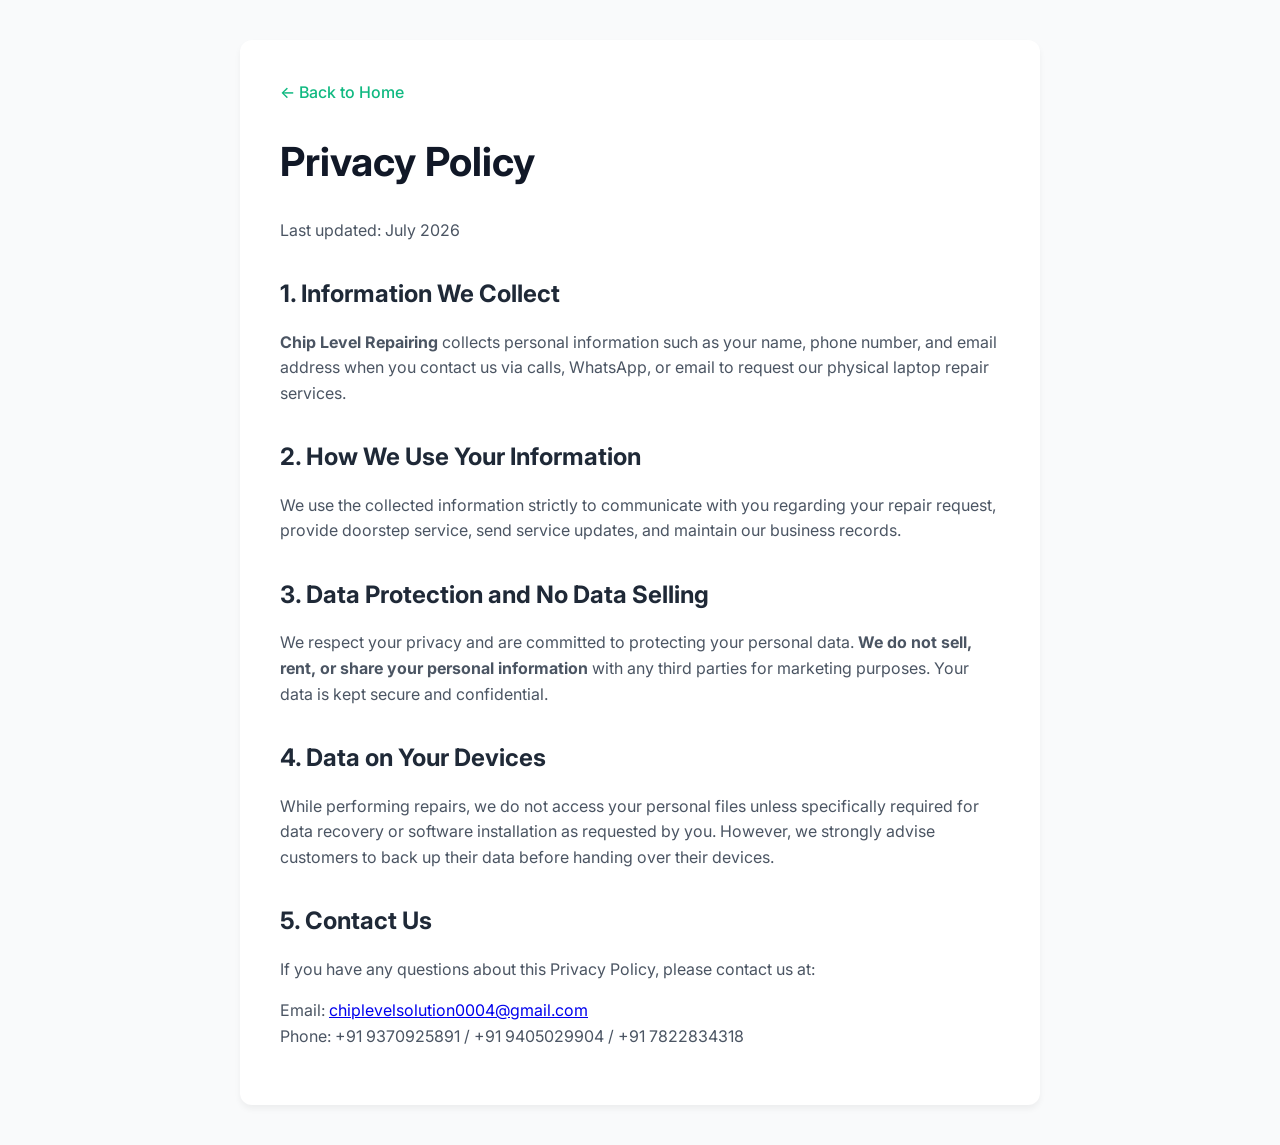
<file: privacy.html>
<!DOCTYPE html>
<html lang="en">
<head>
    <meta charset="UTF-8">
    <meta name="viewport" content="width=device-width, initial-scale=1.0">
    <title>Privacy Policy - Chip Level Repairing</title>
    <link rel="stylesheet" href="style.css">
    <link href="https://fonts.googleapis.com/css2?family=Inter:wght@400;500;600;700&display=swap" rel="stylesheet">
    <style>
        body { font-family: 'Inter', sans-serif; line-height: 1.6; color: #333; background: #f9fafb; margin: 0; padding: 0; }
        .legal-container { max-width: 800px; margin: 40px auto; padding: 40px; background: #fff; border-radius: 12px; box-shadow: 0 4px 6px rgba(0,0,0,0.05); }
        h1 { color: #111827; margin-bottom: 24px; font-size: 2.5rem; }
        h2 { color: #1f2937; margin-top: 32px; margin-bottom: 16px; font-size: 1.5rem; }
        p { margin-bottom: 16px; color: #4b5563; }
        .back-link { display: inline-block; margin-bottom: 24px; color: #10b981; text-decoration: none; font-weight: 500; }
        .back-link:hover { text-decoration: underline; }
    </style>
</head>
<body>
    <div class="legal-container">
        <a href="index.html" class="back-link">← Back to Home</a>
        <h1>Privacy Policy</h1>
        <p>Last updated: July 2026</p>

        <h2>1. Information We Collect</h2>
        <p><strong>Chip Level Repairing</strong> collects personal information such as your name, phone number, and email address when you contact us via calls, WhatsApp, or email to request our physical laptop repair services.</p>

        <h2>2. How We Use Your Information</h2>
        <p>We use the collected information strictly to communicate with you regarding your repair request, provide doorstep service, send service updates, and maintain our business records.</p>

        <h2>3. Data Protection and No Data Selling</h2>
        <p>We respect your privacy and are committed to protecting your personal data. <strong>We do not sell, rent, or share your personal information</strong> with any third parties for marketing purposes. Your data is kept secure and confidential.</p>

        <h2>4. Data on Your Devices</h2>
        <p>While performing repairs, we do not access your personal files unless specifically required for data recovery or software installation as requested by you. However, we strongly advise customers to back up their data before handing over their devices.</p>

        <h2>5. Contact Us</h2>
        <p>If you have any questions about this Privacy Policy, please contact us at:</p>
        <p>Email: <a href="mailto:chiplevelsolution0004@gmail.com">chiplevelsolution0004@gmail.com</a><br>
        Phone: +91 9370925891 / +91 9405029904 / +91 7822834318</p>
    </div>
</body>
</html>
</file>
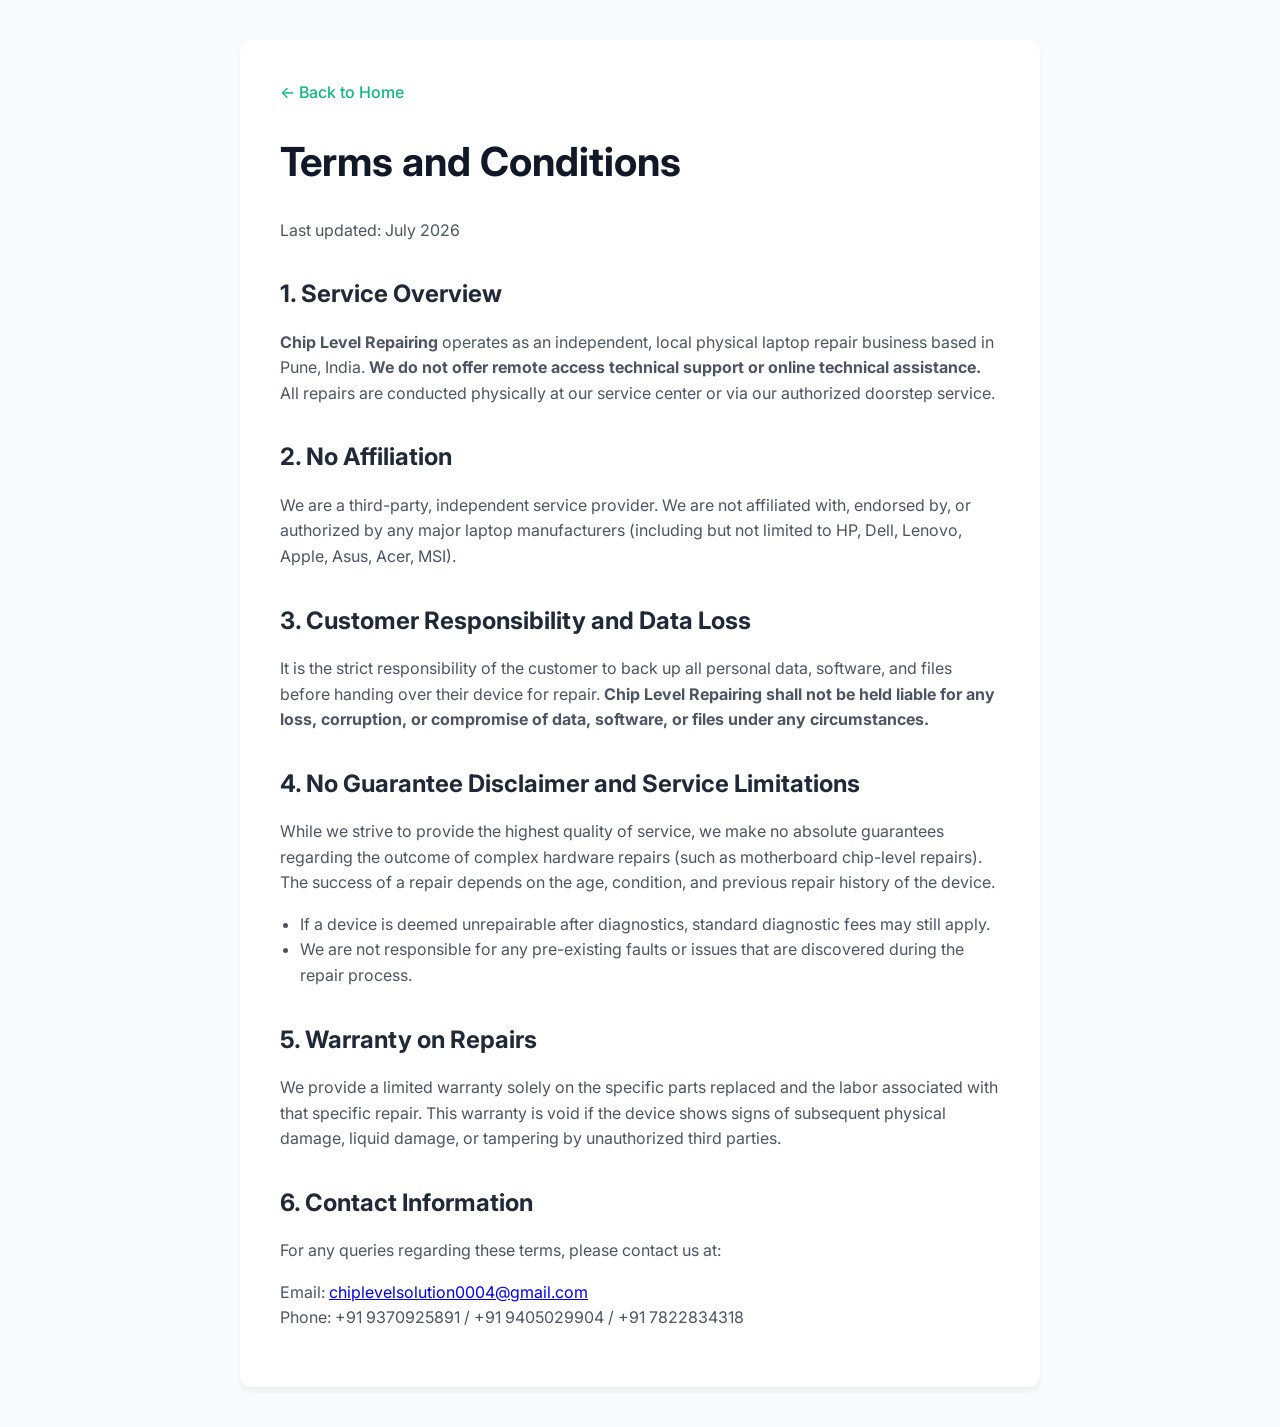
<file: terms.html>
<!DOCTYPE html>
<html lang="en">
<head>
    <meta charset="UTF-8">
    <meta name="viewport" content="width=device-width, initial-scale=1.0">
    <title>Terms & Conditions - Chip Level Repairing</title>
    <link rel="stylesheet" href="style.css">
    <link href="https://fonts.googleapis.com/css2?family=Inter:wght@400;500;600;700&display=swap" rel="stylesheet">
    <style>
        body { font-family: 'Inter', sans-serif; line-height: 1.6; color: #333; background: #f9fafb; margin: 0; padding: 0; }
        .legal-container { max-width: 800px; margin: 40px auto; padding: 40px; background: #fff; border-radius: 12px; box-shadow: 0 4px 6px rgba(0,0,0,0.05); }
        h1 { color: #111827; margin-bottom: 24px; font-size: 2.5rem; }
        h2 { color: #1f2937; margin-top: 32px; margin-bottom: 16px; font-size: 1.5rem; }
        p, ul { margin-bottom: 16px; color: #4b5563; }
        ul { padding-left: 20px; }
        .back-link { display: inline-block; margin-bottom: 24px; color: #10b981; text-decoration: none; font-weight: 500; }
        .back-link:hover { text-decoration: underline; }
    </style>
</head>
<body>
    <div class="legal-container">
        <a href="index.html" class="back-link">← Back to Home</a>
        <h1>Terms and Conditions</h1>
        <p>Last updated: July 2026</p>

        <h2>1. Service Overview</h2>
        <p><strong>Chip Level Repairing</strong> operates as an independent, local physical laptop repair business based in Pune, India. <strong>We do not offer remote access technical support or online technical assistance.</strong> All repairs are conducted physically at our service center or via our authorized doorstep service.</p>

        <h2>2. No Affiliation</h2>
        <p>We are a third-party, independent service provider. We are not affiliated with, endorsed by, or authorized by any major laptop manufacturers (including but not limited to HP, Dell, Lenovo, Apple, Asus, Acer, MSI).</p>

        <h2>3. Customer Responsibility and Data Loss</h2>
        <p>It is the strict responsibility of the customer to back up all personal data, software, and files before handing over their device for repair. <strong>Chip Level Repairing shall not be held liable for any loss, corruption, or compromise of data, software, or files under any circumstances.</strong></p>

        <h2>4. No Guarantee Disclaimer and Service Limitations</h2>
        <p>While we strive to provide the highest quality of service, we make no absolute guarantees regarding the outcome of complex hardware repairs (such as motherboard chip-level repairs). The success of a repair depends on the age, condition, and previous repair history of the device.</p>
        <ul>
            <li>If a device is deemed unrepairable after diagnostics, standard diagnostic fees may still apply.</li>
            <li>We are not responsible for any pre-existing faults or issues that are discovered during the repair process.</li>
        </ul>

        <h2>5. Warranty on Repairs</h2>
        <p>We provide a limited warranty solely on the specific parts replaced and the labor associated with that specific repair. This warranty is void if the device shows signs of subsequent physical damage, liquid damage, or tampering by unauthorized third parties.</p>

        <h2>6. Contact Information</h2>
        <p>For any queries regarding these terms, please contact us at:</p>
        <p>Email: <a href="mailto:chiplevelsolution0004@gmail.com">chiplevelsolution0004@gmail.com</a><br>
        Phone: +91 9370925891 / +91 9405029904 / +91 7822834318</p>
    </div>
</body>
</html>
</file>
<file: style.css>
/* ============================
   CHIPLEVEL SOLUTION - STYLE.CSS
   ============================= */

@import url('https://fonts.googleapis.com/css2?family=Inter:wght@400;500;600;700;800;900&display=swap');

* {
    margin: 0;
    padding: 0;
    box-sizing: border-box;
    scroll-behavior: smooth;
}

html, body {
    max-width: 100%;
    overflow-x: hidden;
}

:root {
    --primary: #6366f1;              /* Indigo */
    --primary-dark: #4f46e5;
    --primary-light: #eef2ff;
    --primary-grad: linear-gradient(135deg, #818cf8, #6366f1);
    --white: #ffffff;
    --light: #f8f9fa;
    --text-dark: #1e1e2f;
    --text-mid: #444;
    --text-light: #777;
    --border: #e5e7eb;
    --shadow: 0 4px 20px rgba(0, 0, 0, 0.05);
    --shadow-hover: 0 10px 30px rgba(99, 102, 241, 0.2); /* Glowing hover shadow */
    --radius: 14px;
}

body {
    font-family: 'Inter', sans-serif;
    color: var(--text-dark);
    background: var(--white);
    overflow-x: hidden;
}

/* ===== UTILITIES ===== */
.container {
    max-width: 1100px;
    margin: 0 auto;
    padding: 0 20px;
}

@keyframes fadeInUp {
    from { opacity: 0; transform: translateY(20px); }
    to { opacity: 1; transform: translateY(0); }
}

.section {
    padding: 70px 0;
    animation: fadeInUp 1s cubic-bezier(0.25, 1, 0.5, 1) both;
}

.bg-light {
    background: var(--light);
}

.bg-white {
    background: var(--white);
}

.section-header {
    text-align: center;
    margin-bottom: 50px;
}

.section-header h2 {
    font-size: 32px;
    font-weight: 800;
    color: var(--text-dark);
    letter-spacing: 1px;
    margin-bottom: 10px;
}

.section-header p {
    color: var(--text-light);
    font-size: 16px;
}

/* ===== NAVBAR ===== */
.navbar {
    position: sticky;
    top: 0;
    z-index: 1000;
    background: var(--white);
    border-bottom: 1px solid var(--border);
    box-shadow: 0 1px 10px rgba(0, 0, 0, 0.06);
}

.nav-container {
    max-width: 1200px;
    margin: 0 auto;
    padding: 0 20px;
    display: flex;
    align-items: center;
    justify-content: space-between;
    height: 64px;
}

.brand-logo {
    text-decoration: none;
    font-size: 20px;
    font-weight: 800;
    display: inline-block;
    transition: transform 0.3s ease;
}

.brand-logo:hover {
    transform: scale(1.05);
}

.brand-primary {
    color: var(--primary);
}

.brand-secondary {
    color: var(--text-dark);
}

.nav-links {
    display: flex;
    gap: 5px;
}

.nav-link {
    text-decoration: none;
    color: var(--text-mid);
    font-size: 15px;
    font-weight: 500;
    padding: 8px 14px;
    border-radius: 6px;
    transition: all 0.2s;
}

.nav-link:hover,
.nav-link.active {
    color: var(--primary);
}

.nav-link {
    position: relative;
}

.nav-link::after {
    content: '';
    position: absolute;
    width: 0;
    height: 2px;
    bottom: -2px;
    left: 50%;
    background-color: var(--primary);
    transition: all 0.3s cubic-bezier(0.25, 1, 0.5, 1);
    transform: translateX(-50%);
}

.nav-link:hover::after,
.nav-link.active::after {
    width: 80%;
}

.nav-call-btn {
    display: inline-flex;
    align-items: center;
    gap: 8px;
    background: var(--primary-grad);
    color: white;
    text-decoration: none;
    font-weight: 700;
    font-size: 14px;
    padding: 10px 20px;
    border-radius: 50px;
    transition: background 0.3s, transform 0.3s, box-shadow 0.3s;
    white-space: nowrap;
}

.nav-call-btn:hover {
    transform: translateY(-2px);
    box-shadow: 0 4px 15px rgba(99, 102, 241, 0.3);
}

.hamburger {
    display: none;
    flex-direction: column;
    gap: 5px;
    background: none;
    border: none;
    cursor: pointer;
    padding: 5px;
}

.hamburger span {
    display: block;
    width: 24px;
    height: 2px;
    background: var(--text-dark);
    border-radius: 2px;
    transition: 0.3s;
}

/* ===== HERO ===== */
.hero {
    position: relative;
    min-height: 480px;
    display: flex;
    align-items: center;
    justify-content: center;
    background: linear-gradient(135deg, #1a1a2e 0%, #16213e 60%, #0f3460 100%);
    text-align: center;
    padding: 80px 20px;
    overflow: hidden;
}

.hero-bg-anim {
    position: absolute;
    inset: -5%;
    width: 110%;
    height: 110%;
    background: url('https://images.unsplash.com/photo-1588872657578-7efd1f1555ed?w=1400&fit=crop') center/cover no-repeat;
    opacity: 0.15;
    animation: zoomBg 20s infinite alternate linear;
}

@keyframes zoomBg {
    from {
        transform: scale(1);
    }

    to {
        transform: scale(1.15);
    }
}

.hero-overlay {
    position: absolute;
    inset: 0;
    background: radial-gradient(circle at 20% 50%, rgba(16, 185, 129, 0.15) 0%, transparent 50%),
        radial-gradient(circle at 80% 80%, rgba(15, 52, 96, 0.5) 0%, transparent 50%);
    z-index: 0;
    animation: pulseOverlay 8s infinite alternate ease-in-out;
}

@keyframes pulseOverlay {
    from {
        opacity: 0.5;
    }

    to {
        opacity: 1;
    }
}

.hero-content {
    position: relative;
    z-index: 1;
    max-width: 750px;
}

.hero-badges {
    display: flex;
    flex-wrap: wrap;
    gap: 12px;
    justify-content: center;
    margin-bottom: 20px;
}

.hero-tagline {
    display: inline-block;
    background: rgba(129, 140, 248, 0.2);
    border: 1px solid rgba(129, 140, 248, 0.4);
    color: #a5b4fc;
    font-size: 14px;
    font-weight: 600;
    padding: 6px 18px;
    border-radius: 50px;
    letter-spacing: 0.5px;
    box-shadow: 0 0 15px rgba(129, 140, 248, 0.4);
    animation: floatingTag 3s ease-in-out infinite;
}

.hero-tagline:nth-child(2) {
    animation-delay: 1.5s;
}

@keyframes floatingTag {
    0% {
        transform: translateY(0);
    }

    50% {
        transform: translateY(-5px);
    }

    100% {
        transform: translateY(0);
    }
}

.hero-content h1 {
    font-size: clamp(32px, 6vw, 56px);
    font-weight: 900;
    line-height: 1.15;
    margin-bottom: 18px;

    background: linear-gradient(90deg, #fff, #ecfdf5, #a7f3d0, #fff);
    background-size: 300% 100%;
    -webkit-background-clip: text;
    background-clip: text;
    -webkit-text-fill-color: transparent;
    animation: textShine 8s infinite linear;
}

@keyframes textShine {
    0% {
        background-position: 100% 50%;
    }

    100% {
        background-position: -200% 50%;
    }
}

.hero-sub {
    color: rgba(255, 255, 255, 0.75);
    font-size: 17px;
    margin-bottom: 36px;
    line-height: 1.6;
}

.hero-actions {
    display: flex;
    gap: 16px;
    justify-content: center;
    flex-wrap: wrap;
}

.btn-primary-call {
    display: inline-flex;
    align-items: center;
    gap: 8px;
    background: var(--primary-grad);
    color: white;
    text-decoration: none;
    font-weight: 800;
    font-size: 18px;
    padding: 16px 36px;
    border-radius: 50px;
    animation: heroPulse 1.4s infinite;
    transition: background 0.3s, transform 0.3s, box-shadow 0.3s;
}

.btn-primary-call:hover {
    transform: translateY(-2px) scale(1.02);
    box-shadow: 0 6px 20px rgba(99, 102, 241, 0.4);
}

@keyframes heroPulse {
    0% {
        box-shadow: 0 0 0 0 rgba(99, 102, 241, 0.7);
        transform: scale(1);
    }

    50% {
        box-shadow: 0 0 0 18px rgba(99, 102, 241, 0);
        transform: scale(1.03);
    }

    100% {
        box-shadow: 0 0 0 0 rgba(99, 102, 241, 0);
        transform: scale(1);
    }
}

.btn-outline {
    display: inline-flex;
    align-items: center;
    gap: 8px;
    border: 2px solid rgba(255, 255, 255, 0.5);
    color: white;
    text-decoration: none;
    font-weight: 700;
    font-size: 16px;
    padding: 14px 30px;
    border-radius: 50px;
    transition: all 0.2s;
}

.btn-outline:hover {
    background: rgba(255, 255, 255, 0.15);
    border-color: white;
}

/* ===== SERVICES GRID ===== */
.services-grid {
    display: grid;
    grid-template-columns: repeat(2, 1fr);
    gap: 24px;
}

.service-card {
    background: var(--white);
    border-radius: var(--radius);
    overflow: hidden;
    box-shadow: var(--shadow);
    border: 1px solid var(--border);
    transition: box-shadow 0.4s cubic-bezier(0.25, 1, 0.5, 1), transform 0.4s cubic-bezier(0.25, 1, 0.5, 1), border-color 0.4s;
}

.service-card:hover {
    box-shadow: var(--shadow-hover);
    transform: translateY(-6px);
    border-color: var(--primary);
}

.service-card img {
    width: 100%;
    height: 200px;
    object-fit: cover;
    display: block;
    transition: transform 0.6s cubic-bezier(0.25, 1, 0.5, 1);
}

.service-card:hover img {
    transform: scale(1.08);
}

.service-info {
    padding: 18px 20px;
    display: flex;
    align-items: center;
    justify-content: space-between;
    flex-wrap: wrap;
    gap: 12px;
}

.service-info h3 {
    font-size: 16px;
    font-weight: 700;
    color: var(--text-dark);
}

.service-call-btn {
    display: inline-flex;
    align-items: center;
    gap: 6px;
    background: var(--primary);
    color: white;
    text-decoration: none;
    font-size: 13px;
    font-weight: 700;
    padding: 9px 16px;
    border-radius: 50px;
    transition: background 0.2s, transform 0.2s;
    white-space: nowrap;
}

.service-call-btn:hover {
    background: var(--primary-dark);
    transform: scale(1.04);
}

/* ===== BRANDS BAR ===== */
.brands-section {
    background: var(--white);
    padding: 30px 0;
    border-top: 1px solid var(--border);
    border-bottom: 1px solid var(--border);
}

.brands-wrapper {
    display: flex;
    align-items: center;
    justify-content: center;
    gap: 40px;
    flex-wrap: wrap;
}

.brands-title {
    font-size: 14px;
    font-weight: 700;
    color: var(--text-light);
    text-transform: uppercase;
    letter-spacing: 1px;
}

.brands-grid {
    display: flex;
    gap: 30px;
    align-items: center;
    flex-wrap: wrap;
    justify-content: center;
}

.brands-grid span {
    font-size: 18px;
    font-weight: 900;
    color: #cbd5e1;
    transition: color 0.3s;
    user-select: none;
}

.brands-grid span:hover {
    color: var(--primary);
}

@media (max-width: 768px) {
    .brands-wrapper {
        flex-direction: column;
        gap: 20px;
    }
}

/* ===== WHY US ===== */
.why-grid {
    display: grid;
    grid-template-columns: repeat(auto-fit, minmax(220px, 1fr));
    gap: 24px;
}

.why-card {
    background: var(--white);
    border: 1px solid var(--border);
    border-radius: var(--radius);
    padding: 30px 24px;
    text-align: center;
    box-shadow: var(--shadow);
    transition: transform 0.4s cubic-bezier(0.25, 1, 0.5, 1), box-shadow 0.4s cubic-bezier(0.25, 1, 0.5, 1), border-color 0.4s;
}

.why-card:hover {
    transform: translateY(-6px);
    box-shadow: var(--shadow-hover);
    border-color: var(--primary);
}

.why-icon {
    font-size: 36px;
    margin-bottom: 14px;
}

.why-card h3 {
    font-size: 17px;
    font-weight: 700;
    margin-bottom: 10px;
    color: var(--text-dark);
}

.why-card p {
    font-size: 14px;
    color: var(--text-light);
    line-height: 1.6;
}

/* ===== ACHIEVEMENTS ===== */
.achievements-grid {
    display: grid;
    grid-template-columns: repeat(2, 1fr);
    gap: 20px;
}

.achievement-card {
    background: var(--white);
    border: 1px solid var(--border);
    border-radius: var(--radius);
    padding: 36px 20px;
    text-align: center;
    box-shadow: var(--shadow);
    transition: transform 0.3s;
}

.achievement-card:hover {
    transform: translateY(-3px);
}

.achievement-num {
    display: block;
    font-size: clamp(36px, 6vw, 52px);
    font-weight: 900;
    color: var(--primary);
    margin-bottom: 8px;
}

.achievement-card p {
    font-size: 14px;
    color: var(--text-mid);
    font-weight: 600;
}

/* ===== CONTACT ===== */
.contact-grid {
    display: grid;
    grid-template-columns: repeat(auto-fit, minmax(220px, 1fr));
    gap: 20px;
}

.contact-card {
    background: var(--white);
    border: 1px solid var(--border);
    border-radius: var(--radius);
    padding: 34px 20px;
    text-align: center;
    box-shadow: var(--shadow);
    transition: transform 0.4s cubic-bezier(0.25, 1, 0.5, 1), box-shadow 0.4s cubic-bezier(0.25, 1, 0.5, 1), border-color 0.4s;
}

.contact-card:hover {
    transform: translateY(-6px);
    box-shadow: var(--shadow-hover);
    border-color: var(--primary);
}

.contact-icon-wrap {
    width: 60px;
    height: 60px;
    border-radius: 50%;
    display: flex;
    align-items: center;
    justify-content: center;
    font-size: 24px;
    margin: 0 auto 16px;
}

.contact-icon-wrap.primary {
    background: var(--primary);
}

.contact-card h3 {
    font-size: 16px;
    font-weight: 700;
    margin-bottom: 8px;
    color: var(--text-dark);
}

.contact-card a,
.contact-card p {
    color: var(--text-light);
    font-size: 14px;
    text-decoration: none;
}

.contact-card a:hover {
    color: var(--primary);
}

/* ===== DISCLAIMER ===== */
.disclaimer-section {
    padding: 50px 0;
    background: #fff;
    border-top: 1px solid var(--border);
}

.disclaimer-section h2 {
    font-size: 22px;
    font-weight: 800;
    margin-bottom: 16px;
    color: var(--text-dark);
}

.disclaimer-section p {
    font-size: 14px;
    color: var(--text-light);
    line-height: 1.8;
    margin-bottom: 12px;
    max-width: 800px;
}

.disclaimer-section strong {
    color: var(--text-mid);
}

/* ===== FOOTER ===== */
.site-footer {
    background: #1a1a2e;
    color: rgba(255, 255, 255, 0.7);
    padding: 60px 0 0;
}

.footer-grid {
    display: grid;
    grid-template-columns: 2fr 1fr 1fr 1.5fr;
    gap: 40px;
    padding-bottom: 40px;
}

.footer-brand {
    font-size: 20px;
    font-weight: 800;
    margin-bottom: 14px;
    color: white;
}

.footer-col p {
    font-size: 14px;
    line-height: 1.7;
    margin-bottom: 16px;
}

.social-links {
    display: flex;
    gap: 10px;
}

.social-links a {
    width: 36px;
    height: 36px;
    background: rgba(255, 255, 255, 0.08);
    border-radius: 50%;
    display: flex;
    align-items: center;
    justify-content: center;
    text-decoration: none;
    color: white;
    font-size: 12px;
    font-weight: 700;
    transition: background 0.2s;
    text-transform: uppercase;
}

.social-links a:hover {
    background: var(--primary);
}

.footer-col h4 {
    font-size: 14px;
    font-weight: 700;
    color: white;
    margin-bottom: 16px;
    text-transform: uppercase;
    letter-spacing: 0.5px;
}

.footer-col ul {
    list-style: none;
    display: flex;
    flex-direction: column;
    gap: 8px;
}

.footer-col ul li,
.footer-col ul li a {
    font-size: 14px;
    color: rgba(255, 255, 255, 0.6);
    text-decoration: none;
    transition: color 0.2s;
}

.footer-col ul li a:hover {
    color: var(--primary);
}

.contact-info-list li {
    display: flex;
    gap: 8px;
    align-items: flex-start;
}

.contact-info-list span {
    font-size: 14px;
}

.footer-bottom {
    border-top: 1px solid rgba(255, 255, 255, 0.08);
    text-align: center;
    padding: 20px;
    font-size: 13px;
    color: rgba(255, 255, 255, 0.4);
}

.footer-bottom p {
    margin-bottom: 8px;
}

/* ===== FLOATING BUTTONS ===== */
.fab-container {
    position: fixed;
    bottom: 28px;
    right: 28px;
    z-index: 9999;
    display: flex;
    flex-direction: column;
    gap: 15px;
}

.fab-call,
.fab-whatsapp {
    width: 62px;
    height: 62px;
    border-radius: 50%;
    display: flex;
    align-items: center;
    justify-content: center;
    text-decoration: none;
    transition: transform 0.3s;
    box-shadow: 0 4px 20px rgba(0, 0, 0, 0.2);
}

.fab-call {
    background: var(--primary);
    box-shadow: 0 4px 20px rgba(16, 185, 129, 0.5);
    animation: fabPop 0.5s ease 1s both, fabBounce 1.6s ease 1.5s infinite;
    position: relative;
}

.fab-whatsapp {
    background: #25d366;
    box-shadow: 0 4px 20px rgba(37, 211, 102, 0.4);
    position: relative;
}

.fab-call:hover,
.fab-whatsapp:hover {
    transform: scale(1.1);
}

.fab-icon {
    display: flex;
    align-items: center;
    justify-content: center;
    font-size: 26px;
    line-height: 1;
}

.fab-icon svg {
    width: 32px;
    height: 32px;
}

.fab-ripple {
    position: absolute;
    width: 100%;
    height: 100%;
    border-radius: 50%;
    border: 2px solid var(--primary);
    animation: ripple 1.6s infinite;
}

.fab-ripple.delay {
    animation-delay: 0.6s;
}

@keyframes fabBounce {

    0%,
    100% {
        transform: scale(1);
    }

    50% {
        transform: scale(1.1);
    }
}

@keyframes ripple {
    0% {
        transform: scale(1);
        opacity: 0.8;
    }

    100% {
        transform: scale(2.2);
        opacity: 0;
    }
}

/* ===== ANIMATIONS ===== */

/* Section heading animated red underline */
.section-header h2 {
    display: inline-block;
    position: relative;
    padding-bottom: 12px;
}

.section-header h2::after {
    content: '';
    position: absolute;
    bottom: 0;
    left: 50%;
    transform: translateX(-50%);
    width: 0;
    height: 4px;
    background: var(--primary);
    border-radius: 2px;
    transition: width 0.7s ease;
}

.section-header h2.line-visible::after {
    width: 60px;
}

/* Shimmer on service call buttons */
.service-call-btn {
    position: relative;
    overflow: hidden;
}

.service-call-btn::after {
    content: '';
    position: absolute;
    top: 0;
    left: -80%;
    width: 50%;
    height: 100%;
    background: linear-gradient(to right, transparent, rgba(255, 255, 255, 0.3), transparent);
    transform: skewX(-20deg);
    animation: shimmer 2.5s infinite;
}

@keyframes shimmer {
    0% {
        left: -80%;
    }

    100% {
        left: 160%;
    }
}

/* Stagger fade-in delays for cards */
.service-card:nth-child(1) {
    transition-delay: 0s;
}

.service-card:nth-child(2) {
    transition-delay: 0.1s;
}

.service-card:nth-child(3) {
    transition-delay: 0.2s;
}

.service-card:nth-child(4) {
    transition-delay: 0.3s;
}

.service-card:nth-child(5) {
    transition-delay: 0.4s;
}

.service-card:nth-child(6) {
    transition-delay: 0.5s;
}

.service-card:nth-child(7) {
    transition-delay: 0.6s;
}

/* Achievement number pulse on reveal */
@keyframes countPop {
    0% {
        transform: scale(0.5);
        opacity: 0;
    }

    70% {
        transform: scale(1.15);
    }

    100% {
        transform: scale(1);
        opacity: 1;
    }
}

.achievement-num.pop {
    animation: countPop 0.6s ease forwards;
}

/* Why-us icon bounce */
.why-card:hover .why-icon {
    animation: bounce 0.5s ease;
}

@keyframes bounce {
    0% {
        transform: translateY(0);
    }

    40% {
        transform: translateY(-10px);
    }

    70% {
        transform: translateY(-5px);
    }

    100% {
        transform: translateY(0);
    }
}

/* Navbar animated border bottom on scroll */
.navbar.scrolled {
    border-bottom: 2px solid var(--primary);
}

/* Contact card icon spin on hover */
.contact-card:hover .contact-icon-wrap {
    animation: spin 0.5s ease;
}

@keyframes spin {
    from {
        transform: rotate(0deg);
    }

    to {
        transform: rotate(360deg);
    }
}

/* FAB entrance pop */
@keyframes fabPop {
    0% {
        transform: scale(0);
        opacity: 0;
    }

    80% {
        transform: scale(1.15);
    }

    100% {
        transform: scale(1);
        opacity: 1;
    }
}

/* Removed redundant animation declaration */

/* ===== 100% ADVANCED ANIMATION OVERHAUL ===== */

/* Inherit No Cursor */
body {
    cursor: none;
}

a,
button,
input,
textarea {
    cursor: none !important;
}

/* Custom Cursor */
.cursor-dot {
    position: fixed;
    top: 0;
    left: 0;
    width: 8px;
    height: 8px;
    background-color: var(--primary);
    border-radius: 50%;
    transform: translate(-50%, -50%);
    pointer-events: none;
    z-index: 10000;
    transition: transform 0.1s;
}

.cursor-outline {
    position: fixed;
    top: 0;
    left: 0;
    width: 40px;
    height: 40px;
    border: 2px solid rgba(0, 189, 165, 0.5);
    border-radius: 50%;
    transform: translate(-50%, -50%);
    pointer-events: none;
    z-index: 9999;
    transition: transform 0.15s ease-out, width 0.2s, height 0.2s, border-color 0.2s;
}

/* Scroll Progress Bar */
#scroll-progress {
    position: fixed;
    top: 0;
    left: 0;
    width: 0%;
    height: 3px;
    background-color: var(--primary);
    z-index: 10001;
    box-shadow: 0 0 10px var(--primary);
}

/* Preloader */
#preloader {
    position: fixed;
    inset: 0;
    background: #111;
    z-index: 99999;
    display: flex;
    align-items: center;
    justify-content: center;
    transition: transform 0.8s cubic-bezier(0.77, 0, 0.175, 1);
}

.preloader-content {
    display: flex;
    flex-direction: column;
    align-items: center;
    gap: 15px;
}

.loader-line {
    width: 150px;
    height: 2px;
    background: rgba(255, 255, 255, 0.1);
    position: relative;
    overflow: hidden;
}

.loader-line::after {
    content: '';
    position: absolute;
    left: 0;
    top: 0;
    height: 100%;
    width: 50%;
    background: var(--primary);
    animation: loaderSweep 1s infinite ease-in-out alternate;
}

@keyframes loaderSweep {
    0% {
        left: -50%;
    }

    100% {
        left: 100%;
    }
}

/* Particles Hero Container */
.particles-container {
    position: absolute;
    inset: 0;
    z-index: 0;
}

/* Infinite Marquee */
.marquee-container {
    background: #111;
    color: white;
    padding: 15px 0;
    overflow: hidden;
    position: relative;
    display: flex;
    align-items: center;
    border-bottom: 2px solid rgba(0, 189, 165, 0.3);
}

.marquee-content {
    display: flex;
    white-space: nowrap;
    animation: scrollMarquee 20s linear infinite;
    gap: 30px;
    font-weight: 700;
    font-size: 14px;
    letter-spacing: 1px;
}

.marquee-content .dot {
    color: var(--primary);
}

@keyframes scrollMarquee {
    0% {
        transform: translateX(0);
    }

    100% {
        transform: translateX(-50%);
    }
}


@media (max-width: 900px) {
    .footer-grid {
        grid-template-columns: 1fr 1fr;
    }
}

@media (max-width: 768px) {

    .nav-links,
    .nav-call-btn {
        display: none;
    }

    .nav-links.open {
        display: flex;
        flex-direction: column;
        position: absolute;
        top: 64px;
        left: 0;
        right: 0;
        background: white;
        padding: 16px;
        border-top: 1px solid var(--border);
        box-shadow: 0 8px 20px rgba(0, 0, 0, 0.08);
        z-index: 999;
    }

    .nav-links.open+.nav-call-btn {
        display: none;
    }

    .hamburger {
        display: flex;
    }

    .services-grid {
        grid-template-columns: 1fr;
    }

    .achievements-grid {
        grid-template-columns: 1fr 1fr;
    }

    .footer-grid {
        grid-template-columns: 1fr;
        gap: 30px;
    }

    .hero-actions {
        flex-direction: column;
        align-items: center;
    }

    .btn-primary-call {
        font-size: 16px;
        padding: 14px 28px;
    }

    .section {
        padding: 50px 0;
    }

    .fab-container {
        bottom: 15px;
        right: 15px;
        gap: 10px;
    }

    .fab-call,
    .fab-whatsapp {
        width: 52px;
        height: 52px;
    }

    .fab-icon {
        font-size: 20px;
    }

    .fab-icon svg {
        width: 26px;
        height: 26px;
    }
}

@media (max-width: 480px) {
    .section-header h2 {
        font-size: 26px;
    }

    .hero-content h1 {
        font-size: 28px;
    }

    .achievements-grid {
        grid-template-columns: 1fr 1fr;
    }

    .contact-grid {
        grid-template-columns: 1fr;
    }
}
</file>
